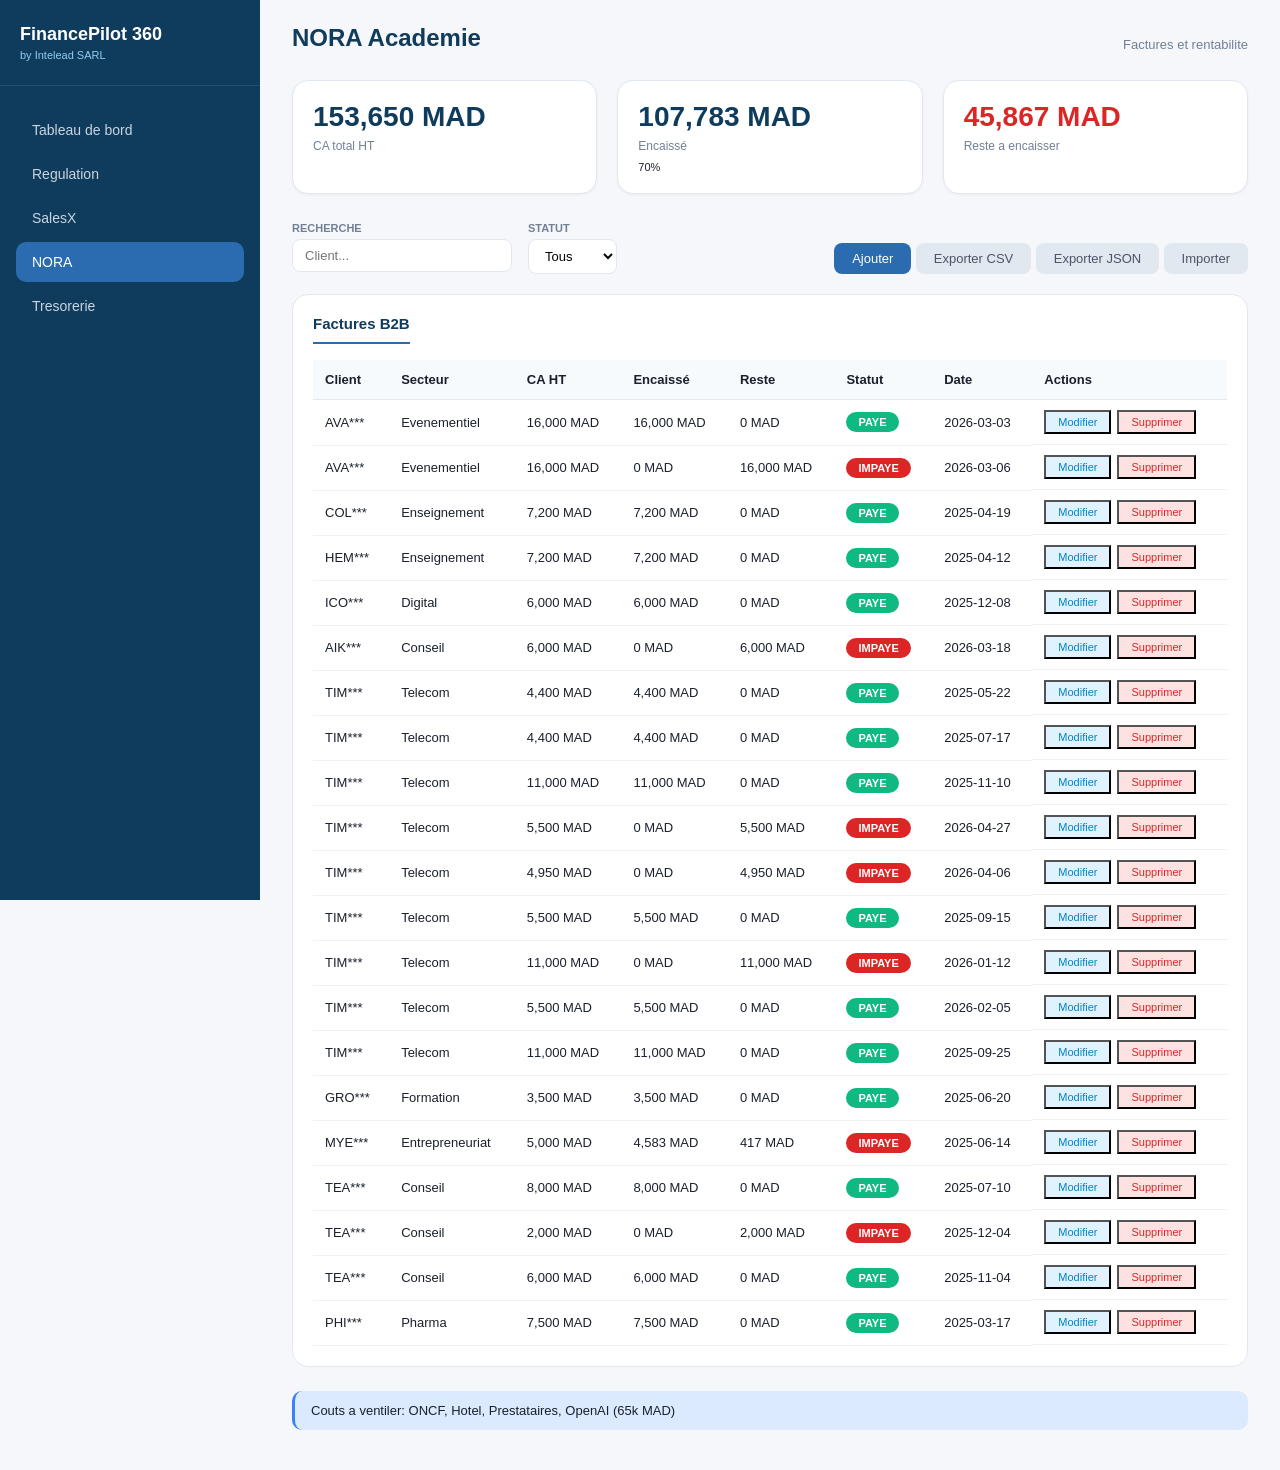
<file: nora.html>
<!DOCTYPE html>
<html lang="fr">
<head>
    <meta charset="UTF-8">
    <title>Intelead Finance - NORA</title>
    <link rel="stylesheet" href="style.css">
</head>
<body>
    <div class="app-container">
        <aside class="sidebar">
            <div class="sidebar-header"><div class="logo"><h2>FinancePilot 360</h2><p>by Intelead SARL</p></div></div>
            <nav class="nav-menu">
                <a href="dashboard.html" class="nav-item">Tableau de bord</a>
                <a href="regul.html" class="nav-item">Regulation</a>
                <a href="salesx.html" class="nav-item">SalesX</a>
                <a href="nora.html" class="nav-item">NORA</a>
                <a href="tresorerie.html" class="nav-item">Tresorerie</a>
            </nav>
        </aside>

        <main class="main-content">
            <div class="page-header"><h1>NORA Academie</h1><p>Factures et rentabilite</p></div>
            <div class="kpi-grid" id="kpiGrid"></div>

            <div class="filters-bar">
                <div class="filters-left">
                    <div class="filter-group"><label>Recherche</label><input type="text" id="searchInput" class="search-input" placeholder="Client..."></div>
                    <div class="filter-group"><label>Statut</label><select id="statutFilter" class="filter-select"><option value="all">Tous</option><option value="paye">Paye</option><option value="impaye">Impaye</option></select></div>
                </div>
                <div>
                    <button class="btn btn-primary" onclick="openModal('addModal')">Ajouter</button>
                    <button class="btn btn-secondary" onclick="exportModuleCSV('nora')">Exporter CSV</button>
                    <button class="btn btn-secondary" onclick="exportAllToJSON()">Exporter JSON</button>
                    <input type="file" id="importFile" style="display:none" accept=".csv,.json" onchange="importFromFile(this.files[0], 'nora')">
                    <button class="btn btn-secondary" onclick="document.getElementById('importFile').click()">Importer</button>
                </div>
            </div>

            <div class="data-card">
                <div class="card-title">Factures B2B</div>
                <div class="table-wrapper">
                    <table class="data-table">
                        <thead><tr><th>Client</th><th>Secteur</th><th>CA HT</th><th>Encaissé</th><th>Reste</th><th>Statut</th><th>Date</th><th>Actions</th></tr></thead>
                        <tbody id="facturesTableBody"></tbody>
                    </table>
                </div>
            </div>

            <div class="alert alert-info">Couts a ventiler: ONCF, Hotel, Prestataires, OpenAI (65k MAD)</div>
        </main>
    </div>

    <!-- Modal Ajout -->
    <div id="addModal" class="modal">
        <div class="modal-content">
            <div class="modal-header"><h3>Ajouter facture</h3><button class="modal-close" onclick="closeModal('addModal')">&times;</button></div>
            <div class="modal-body">
                <div class="form-group"><label>Client</label><input type="text" id="newClient"></div>
                <div class="form-group"><label>CA HT (MAD)</label><input type="number" id="newCa"></div>
            </div>
            <div class="modal-footer"><button class="btn btn-secondary" onclick="closeModal('addModal')">Annuler</button><button class="btn btn-primary" onclick="addFacture()">Ajouter</button></div>
        </div>
    </div>

    <!-- Modal Edition -->
    <div id="editModal" class="modal">
        <div class="modal-content">
            <div class="modal-header"><h3>Modifier facture</h3><button class="modal-close" onclick="closeModal('editModal')">&times;</button></div>
            <div class="modal-body">
                <div class="form-group"><label>Client</label><input type="text" id="editClient"></div>
                <div class="form-group"><label>Secteur</label><select id="editSecteur"><option>Industrie</option><option>Telecom</option><option>Education</option><option>Conseil</option><option>Autre</option></select></div>
                <div class="form-group"><label>CA HT (MAD)</label><input type="number" id="editCaHt"></div>
                <div class="form-group"><label>Encaissé (MAD)</label><input type="number" id="editEncaisse"></div>
            </div>
            <div class="modal-footer"><button class="btn btn-secondary" onclick="closeModal('editModal')">Annuler</button><button class="btn btn-primary" onclick="saveEdit()">Enregistrer</button></div>
        </div>
    </div>

    <script src="data.js"></script>
    <script src="script.js"></script>
</body>
</html>
</file>
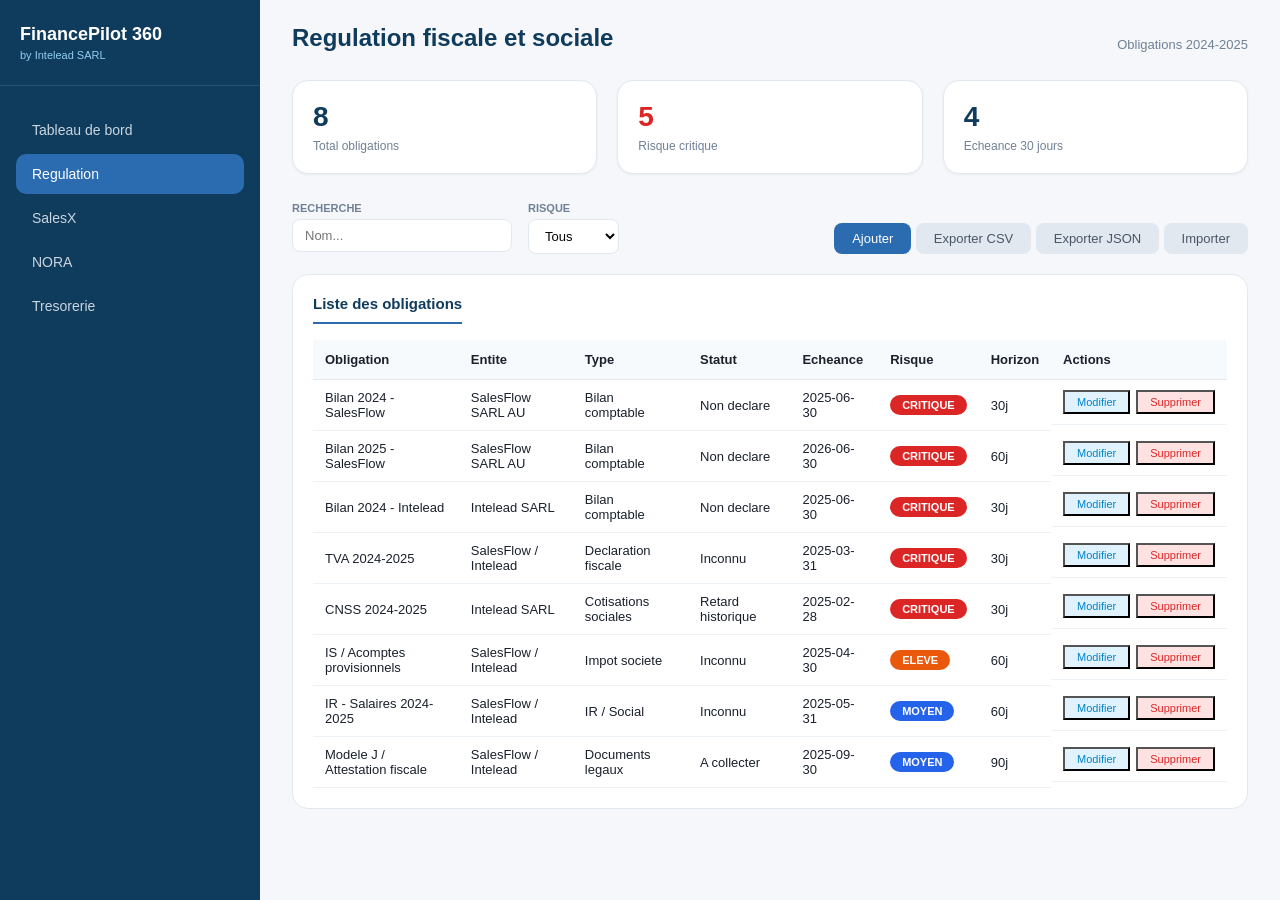
<file: regul.html>
<!DOCTYPE html>
<html lang="fr">
<head>
    <meta charset="UTF-8">
    <title>Intelead Finance - Regulation</title>
    <link rel="stylesheet" href="style.css">
</head>
<body>
    <div class="app-container">
        <aside class="sidebar">
            <div class="sidebar-header"><div class="logo"><h2>FinancePilot 360</h2><p>by Intelead SARL</p></div></div>
            <nav class="nav-menu">
                <a href="dashboard.html" class="nav-item">Tableau de bord</a>
                <a href="regul.html" class="nav-item">Regulation</a>
                <a href="salesx.html" class="nav-item">SalesX</a>
                <a href="nora.html" class="nav-item">NORA</a>
                <a href="tresorerie.html" class="nav-item">Tresorerie</a>
            </nav>
        </aside>

        <main class="main-content">
            <div class="page-header"><h1>Regulation fiscale et sociale</h1><p>Obligations 2024-2025</p></div>
            <div class="kpi-grid" id="kpiGrid"></div>

            <div class="filters-bar">
                <div class="filters-left">
                    <div class="filter-group"><label>Recherche</label><input type="text" id="searchInput" class="search-input" placeholder="Nom..."></div>
                    <div class="filter-group"><label>Risque</label><select id="riskFilter" class="filter-select"><option value="all">Tous</option><option value="critique">Critique</option><option value="eleve">Eleve</option></select></div>
                </div>
                <div>
                    <button class="btn btn-primary" onclick="openModal('addModal')">Ajouter</button>
                    <button class="btn btn-secondary" onclick="exportModuleCSV('obligation')">Exporter CSV</button>
                    <button class="btn btn-secondary" onclick="exportAllToJSON()">Exporter JSON</button>
                    <input type="file" id="importFile" style="display:none" accept=".csv,.json" onchange="importFromFile(this.files[0], 'obligation')">
                    <button class="btn btn-secondary" onclick="document.getElementById('importFile').click()">Importer</button>
                </div>
            </div>

            <div class="data-card">
                <div class="card-title">Liste des obligations</div>
                <div class="table-wrapper">
                    <table class="data-table">
                        <thead><tr><th>Obligation</th><th>Entite</th><th>Type</th><th>Statut</th><th>Echeance</th><th>Risque</th><th>Horizon</th><th>Actions</th></tr></thead>
                        <tbody id="tableBody"></tbody>
                    </table>
                </div>
            </div>
        </main>
    </div>

    <!-- Modal Ajout -->
    <div id="addModal" class="modal">
        <div class="modal-content">
            <div class="modal-header"><h3>Ajouter obligation</h3><button class="modal-close" onclick="closeModal('addModal')">&times;</button></div>
            <div class="modal-body">
                <div class="form-group"><label>Obligation</label><input type="text" id="newObligation"></div>
                <div class="form-group"><label>Entite</label><select id="newEntite"><option>SalesFlow</option><option>Intelead</option><option>Groupe</option></select></div>
                <div class="form-group"><label>Type</label><select id="newType"><option>Bilan</option><option>Fiscal</option><option>Social</option></select></div>
                <div class="form-group"><label>Risque</label><select id="newRisque"><option value="critical">Critique (rouge)</option><option value="high">Eleve (orange)</option><option value="medium">Moyen (bleu)</option></select></div>
            </div>
            <div class="modal-footer"><button class="btn btn-secondary" onclick="closeModal('addModal')">Annuler</button><button class="btn btn-primary" onclick="addObligation()">Ajouter</button></div>
        </div>
    </div>

    <!-- Modal Edition -->
    <div id="editModal" class="modal">
        <div class="modal-content">
            <div class="modal-header"><h3>Modifier obligation</h3><button class="modal-close" onclick="closeModal('editModal')">&times;</button></div>
            <div class="modal-body">
                <div class="form-group"><label>Obligation</label><input type="text" id="editObligation"></div>
                <div class="form-group"><label>Entite</label><select id="editEntite"><option>SalesFlow</option><option>Intelead</option><option>Groupe</option></select></div>
                <div class="form-group"><label>Type</label><select id="editType"><option>Bilan</option><option>Fiscal</option><option>Social</option></select></div>
                <div class="form-group"><label>Statut</label><select id="editStatut"><option>Non declare</option><option>En cours</option><option>Declare</option></select></div>
                <div class="form-group"><label>Risque</label><select id="editRisque"><option value="critical">Critique (rouge)</option><option value="high">Eleve (orange)</option><option value="medium">Moyen (bleu)</option></select></div>
            </div>
            <div class="modal-footer"><button class="btn btn-secondary" onclick="closeModal('editModal')">Annuler</button><button class="btn btn-primary" onclick="saveEdit()">Enregistrer</button></div>
        </div>
    </div>

    <script src="data.js"></script>
    <script src="script.js"></script>
</body>
</html>
</file>
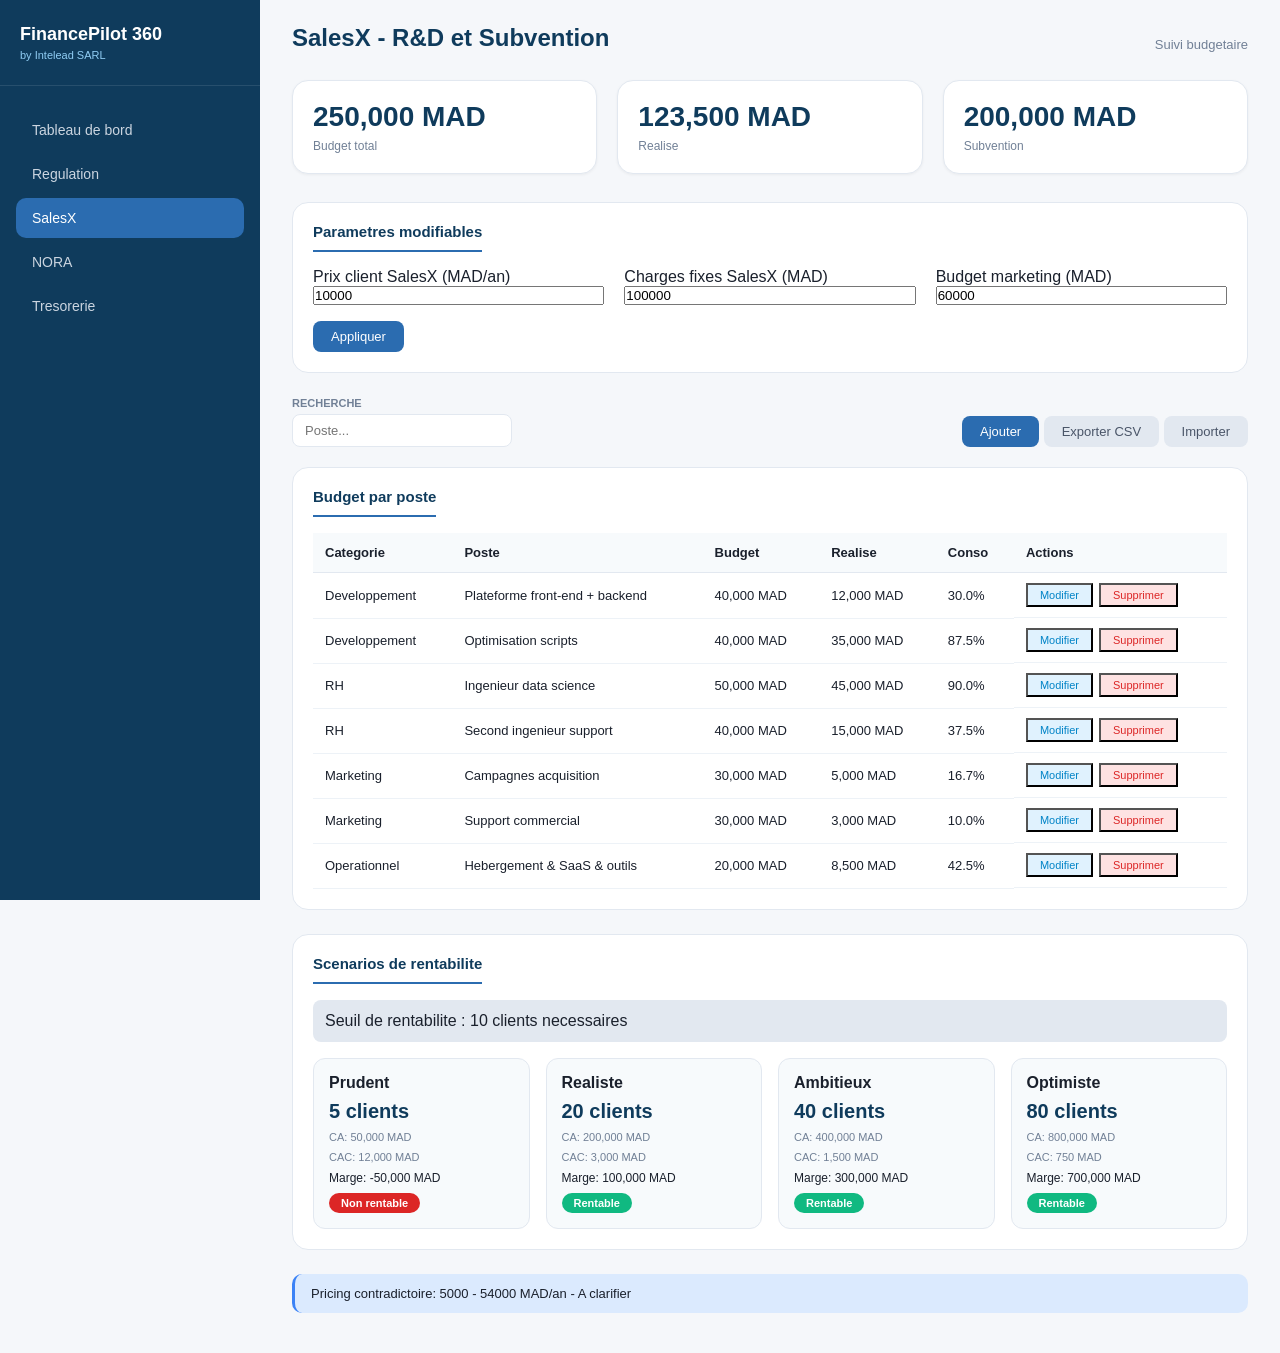
<file: salesx.html>
<!DOCTYPE html>
<html lang="fr">
<head>
    <meta charset="UTF-8">
    <title>Intelead Finance - SalesX</title>
    <link rel="stylesheet" href="style.css">
</head>
<body>
    <div class="app-container">
        <aside class="sidebar">
            <div class="sidebar-header"><div class="logo"><h2>FinancePilot 360</h2><p>by Intelead SARL</p></div></div>
            <nav class="nav-menu">
                <a href="dashboard.html" class="nav-item">Tableau de bord</a>
                <a href="regul.html" class="nav-item">Regulation</a>
                <a href="salesx.html" class="nav-item">SalesX</a>
                <a href="nora.html" class="nav-item">NORA</a>
                <a href="tresorerie.html" class="nav-item">Tresorerie</a>
            </nav>
        </aside>

        <main class="main-content">
            <div class="page-header"><h1>SalesX - R&D et Subvention</h1><p>Suivi budgetaire</p></div>
            <div class="kpi-grid" id="kpiGrid"></div>
            <div id="hypothesesPanel"></div>

            <div class="filters-bar">
                <div class="filters-left"><div class="filter-group"><label>Recherche</label><input type="text" id="searchInput" class="search-input" placeholder="Poste..."></div></div>
                <div>
                    <button class="btn btn-primary" onclick="openModal('addModal')">Ajouter</button>
                    <button class="btn btn-secondary" onclick="exportModuleCSV('salesx')">Exporter CSV</button>
                    <input type="file" id="importFile" style="display:none" accept=".csv,.json" onchange="importFromFile(this.files[0], 'salesx')">
                    <button class="btn btn-secondary" onclick="document.getElementById('importFile').click()">Importer</button>
                </div>
            </div>

            <div class="data-card">
                <div class="card-title">Budget par poste</div>
                <div class="table-wrapper">
                    <table class="data-table">
                        <thead><tr><th>Categorie</th><th>Poste</th><th>Budget</th><th>Realise</th><th>Conso</th><th>Actions</th></tr></thead>
                        <tbody id="budgetTableBody"></tbody>
                    </table>
                </div>
            </div>

            <div class="data-card"><div class="card-title">Scenarios de rentabilite</div><div id="scenariosGrid"></div></div>
            <div class="alert alert-info">Pricing contradictoire: 5000 - 54000 MAD/an - A clarifier</div>
        </main>
    </div>

    <!-- Modal Ajout -->
    <div id="addModal" class="modal">
        <div class="modal-content">
            <div class="modal-header"><h3>Ajouter poste budget</h3><button class="modal-close" onclick="closeModal('addModal')">&times;</button></div>
            <div class="modal-body">
                <div class="form-group"><label>Poste</label><input type="text" id="newPoste"></div>
                <div class="form-group"><label>Budget (MAD)</label><input type="number" id="newBudget"></div>
            </div>
            <div class="modal-footer"><button class="btn btn-secondary" onclick="closeModal('addModal')">Annuler</button><button class="btn btn-primary" onclick="addBudget()">Ajouter</button></div>
        </div>
    </div>

    <!-- Modal Edition -->
    <div id="editModal" class="modal">
        <div class="modal-content">
            <div class="modal-header"><h3>Modifier poste budget</h3><button class="modal-close" onclick="closeModal('editModal')">&times;</button></div>
            <div class="modal-body">
                <div class="form-group"><label>Poste</label><input type="text" id="editPoste"></div>
                <div class="form-group"><label>Budget (MAD)</label><input type="number" id="editBudget"></div>
                <div class="form-group"><label>Realise (MAD)</label><input type="number" id="editRealise"></div>
            </div>
            <div class="modal-footer"><button class="btn btn-secondary" onclick="closeModal('editModal')">Annuler</button><button class="btn btn-primary" onclick="saveEdit()">Enregistrer</button></div>
        </div>
    </div>

    <script src="data.js"></script>
    <script src="script.js"></script>
</body>
</html>
</file>
<file: style.css>
* {
    margin: 0;
    padding: 0;
    box-sizing: border-box;
}

body {
    font-family: -apple-system, BlinkMacSystemFont, 'Segoe UI', Roboto, Helvetica, Arial, sans-serif;
    background: #f5f7fa;
    color: #1a202c;
}

.app-container {
    display: flex;
    min-height: 100vh;
}

/* Sidebar */
.sidebar {
    width: 260px;
    background: #0f3b5c;
    position: fixed;
    height: 100vh;
    overflow-y: auto;
}

.sidebar-header {
    padding: 24px 20px;
    border-bottom: 1px solid rgba(255,255,255,0.1);
}

.logo h2 {
    color: white;
    font-size: 18px;
    margin-bottom: 4px;
}

.logo p {
    color: #90cdf4;
    font-size: 11px;
}

.nav-menu {
    padding: 20px 16px;
}

.nav-item {
    display: flex;
    align-items: center;
    gap: 12px;
    padding: 12px 16px;
    margin: 4px 0;
    border-radius: 10px;
    color: #cbd5e0;
    text-decoration: none;
    font-size: 14px;
}

.nav-item:hover {
    background: rgba(255,255,255,0.1);
    color: white;
}

.nav-item.active {
    background: #2b6cb0;
    color: white;
}

/* Main content */
.main-content {
    flex: 1;
    margin-left: 260px;
    padding: 24px 32px;
}

/* Header */
.page-header {
    margin-bottom: 28px;
    display: flex;
    justify-content: space-between;
    align-items: flex-end;
    flex-wrap: wrap;
    gap: 16px;
}

.page-header h1 {
    font-size: 24px;
    font-weight: 600;
    color: #0f3b5c;
}

.page-header p {
    font-size: 13px;
    color: #718096;
}

.intelead-badge {
    background: #0f3b5c;
    padding: 8px 20px;
    border-radius: 30px;
    color: white;
    font-size: 12px;
}

/* KPI Cards */
.kpi-grid {
    display: grid;
    grid-template-columns: repeat(auto-fit, minmax(220px, 1fr));
    gap: 20px;
    margin-bottom: 28px;
}

.kpi-card {
    background: white;
    border-radius: 16px;
    padding: 20px;
    box-shadow: 0 1px 3px rgba(0,0,0,0.05);
    border: 1px solid #e2e8f0;
}

.kpi-value {
    font-size: 28px;
    font-weight: 700;
    color: #0f3b5c;
    margin-bottom: 6px;
}

.kpi-label {
    font-size: 12px;
    color: #718096;
}

.kpi-trend {
    font-size: 11px;
    margin-top: 8px;
}

.trend-up { color: #10b981; }
.trend-down { color: #ef4444; }

/* Badges de risque - COULEURS CONSISTANTES */
.badge {
    display: inline-block;
    padding: 4px 12px;
    border-radius: 20px;
    font-size: 11px;
    font-weight: 600;
}
.badge-critical { background: #dc2626; color: white; }
.badge-high { background: #ea580c; color: white; }
.badge-medium { background: #2563eb; color: white; }
.badge-low { background: #10b981; color: white; }

.badge-paid { background: #10b981; color: white; }
.badge-unpaid { background: #dc2626; color: white; }
.badge-partial { background: #f59e0b; color: white; }

/* Data Cards */
.data-card {
    background: white;
    border-radius: 16px;
    padding: 20px;
    margin-bottom: 24px;
    border: 1px solid #e2e8f0;
}

.card-title {
    font-size: 15px;
    font-weight: 600;
    color: #0f3b5c;
    margin-bottom: 16px;
    padding-bottom: 10px;
    border-bottom: 2px solid #2b6cb0;
    display: inline-block;
}

.card-actions {
    float: right;
    display: flex;
    gap: 8px;
}

/* Filters */
.filters-bar {
    display: flex;
    gap: 16px;
    margin-bottom: 20px;
    flex-wrap: wrap;
    justify-content: space-between;
    align-items: flex-end;
}

.filters-left {
    display: flex;
    gap: 16px;
    flex-wrap: wrap;
}

.filter-group {
    display: flex;
    flex-direction: column;
    gap: 5px;
}

.filter-group label {
    font-size: 11px;
    font-weight: 600;
    color: #718096;
    text-transform: uppercase;
}

.filter-select, .search-input {
    padding: 8px 12px;
    border: 1px solid #e2e8f0;
    border-radius: 8px;
    font-size: 13px;
    background: white;
}

.search-input {
    width: 220px;
}

/* Buttons */
.btn {
    padding: 8px 18px;
    border-radius: 8px;
    font-size: 13px;
    font-weight: 500;
    cursor: pointer;
    border: none;
    transition: all 0.2s;
}

.btn-primary {
    background: #2b6cb0;
    color: white;
}
.btn-primary:hover { background: #0f3b5c; }

.btn-secondary {
    background: #e2e8f0;
    color: #4a5568;
}
.btn-secondary:hover { background: #cbd5e0; }

.btn-edit {
    background: #e0f2fe;
    color: #0284c7;
    padding: 4px 12px;
    font-size: 11px;
}
.btn-edit:hover { background: #bae6fd; }

.btn-delete {
    background: #fee2e2;
    color: #dc2626;
    padding: 4px 12px;
    font-size: 11px;
}
.btn-delete:hover { background: #fecaca; }

/* Tables */
.table-wrapper {
    overflow-x: auto;
}

.data-table {
    width: 100%;
    border-collapse: collapse;
    font-size: 13px;
}

.data-table th {
    text-align: left;
    padding: 12px 12px;
    background: #f7fafc;
    font-weight: 600;
    border-bottom: 1px solid #e2e8f0;
}

.data-table td {
    padding: 10px 12px;
    border-bottom: 1px solid #edf2f7;
}

.data-table tr:hover {
    background: #f7fafc;
}

/* Action buttons in table */
.actions-cell {
    display: flex;
    gap: 6px;
}

/* Alerts */
.alert {
    padding: 12px 16px;
    border-radius: 10px;
    margin-bottom: 16px;
    font-size: 13px;
}

.alert-danger { background: #fee2e2; border-left: 3px solid #dc2626; }
.alert-warning { background: #fef3c7; border-left: 3px solid #f59e0b; }
.alert-info { background: #dbeafe; border-left: 3px solid #3b82f6; }
.alert-success { background: #d1fae5; border-left: 3px solid #10b981; }

/* Charts */
.charts-row {
    display: grid;
    grid-template-columns: 1fr 1fr;
    gap: 24px;
    margin-bottom: 24px;
}

.chart-card {
    background: white;
    border-radius: 16px;
    padding: 20px;
    border: 1px solid #e2e8f0;
}

.chart-title {
    font-size: 14px;
    font-weight: 600;
    color: #4a5568;
    margin-bottom: 16px;
}

/* Modal */
.modal {
    display: none;
    position: fixed;
    top: 0;
    left: 0;
    width: 100%;
    height: 100%;
    background: rgba(0,0,0,0.5);
    z-index: 1000;
    align-items: center;
    justify-content: center;
}
.modal.active { display: flex; }

.modal-content {
    background: white;
    border-radius: 20px;
    width: 500px;
    max-width: 90%;
    padding: 24px;
}

.modal-header {
    display: flex;
    justify-content: space-between;
    align-items: center;
    margin-bottom: 20px;
    padding-bottom: 12px;
    border-bottom: 1px solid #e2e8f0;
}

.modal-close {
    background: none;
    border: none;
    font-size: 24px;
    cursor: pointer;
    color: #94a3b8;
}

.form-group {
    margin-bottom: 16px;
}

.form-group label {
    display: block;
    font-size: 12px;
    font-weight: 600;
    margin-bottom: 5px;
    color: #4a5568;
}

.form-group input, .form-group select {
    width: 100%;
    padding: 8px 12px;
    border: 1px solid #e2e8f0;
    border-radius: 8px;
    font-size: 13px;
}

.modal-footer {
    display: flex;
    justify-content: flex-end;
    gap: 12px;
    margin-top: 20px;
}

/* Responsive */
@media (max-width: 768px) {
    .sidebar { width: 70px; }
    .logo h2, .logo p, .nav-item span:last-child { display: none; }
    .main-content { margin-left: 70px; padding: 16px; }
    .charts-row { grid-template-columns: 1fr; }
    .filters-left { flex-direction: column; }
    .search-input { width: 100%; }
}
</file>
